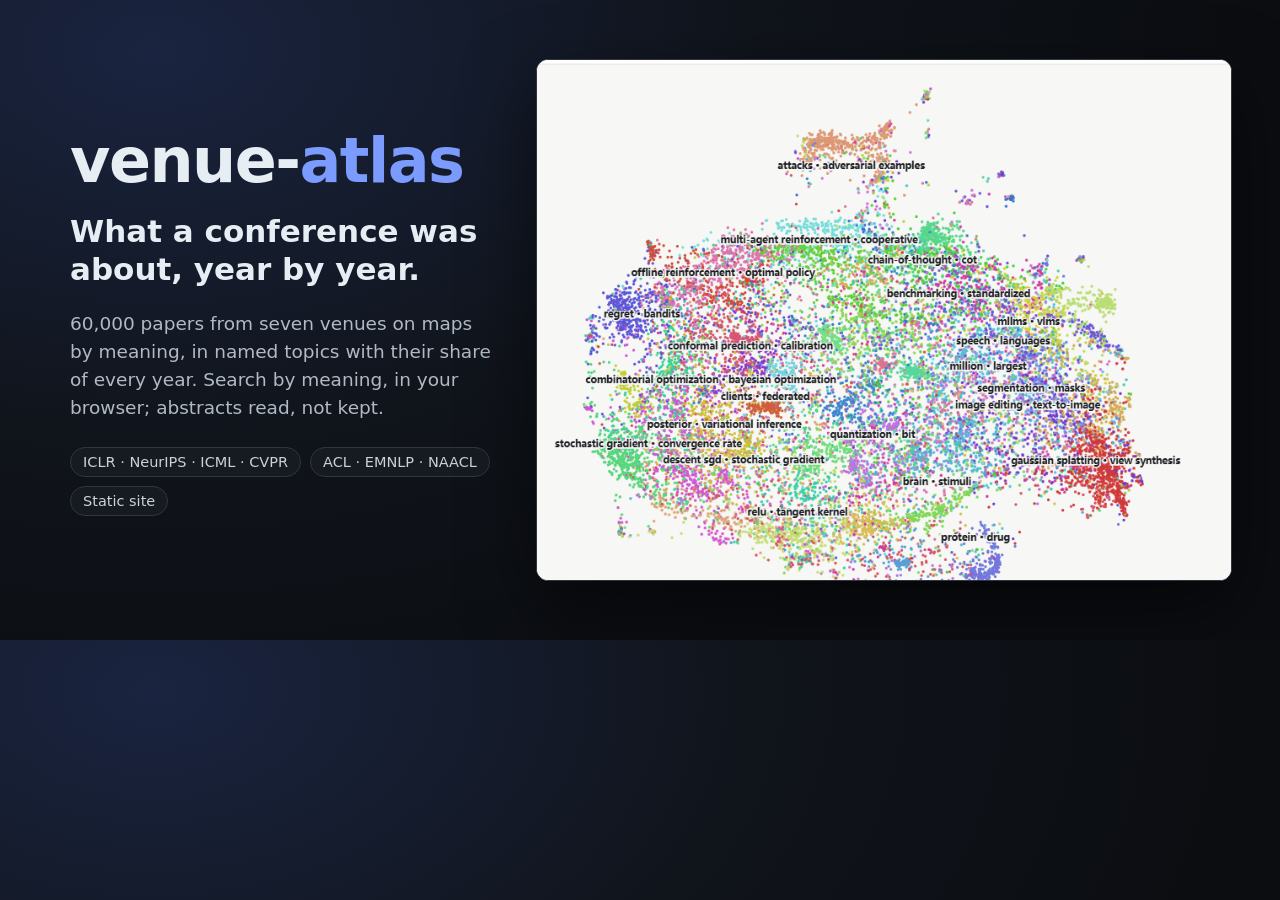
<file: scripts/social-card.html>
<!doctype html>
<!-- The repository's social preview (1280×640): docs/social-preview.png, rendered from this page with headless Chrome
     (chrome --headless --screenshot --window-size=1280,640). The map is a crop of docs/site.png, the real site. -->
<html>
<head>
<meta charset="utf-8">
<style>
  html, body { margin: 0; width: 1280px; height: 640px; overflow: hidden; }
  body { background: radial-gradient(1100px 700px at 12% 8%, #1a2440 0%, #10141b 55%, #0b0d11 100%); color: #e6edf3;
    font-family: "Segoe UI", -apple-system, system-ui, sans-serif; display: grid; grid-template-columns: 430px 1fr; gap: 36px;
    padding: 0 48px 0 70px; box-sizing: border-box; align-items: center; }
  h1 { font-size: 62px; margin: 0 0 16px; letter-spacing: -1.5px; }
  h1 span { color: #7c9bff; }
  .tag { font-size: 31px; line-height: 1.22; margin: 0 0 22px; font-weight: 600; }
  .sub { font-size: 18.5px; line-height: 1.5; color: #b1bac4; margin: 0 0 26px; }
  .pills { display: flex; gap: 9px; flex-wrap: wrap; }
  .pills span { font-size: 14.5px; border: 1px solid #30363d; background: #161b22; border-radius: 999px; padding: 6px 12px; color: #c9d1d9; }
  .shot { border-radius: 12px; overflow: hidden; border: 1px solid #30363d; box-shadow: 0 26px 70px rgba(0,0,0,.55); height: 520px; background: #f7f7f5; }
  .shot img { width: 1180px; margin: -68px 0 0 -112px; display: block; }
</style>
</head>
<body>
  <div>
    <h1>venue-<span>atlas</span></h1>
    <p class="tag">What a conference was about, year by year.</p>
    <p class="sub">60,000 papers from seven venues on maps by meaning, in named topics with their share of every year. Search by meaning, in your browser; abstracts read, not kept.</p>
    <div class="pills"><span>ICLR · NeurIPS · ICML · CVPR</span><span>ACL · EMNLP · NAACL</span><span>Static site</span></div>
  </div>
  <div class="shot"><img src="../docs/site.png" alt=""></div>
</body>
</html>
</file>
